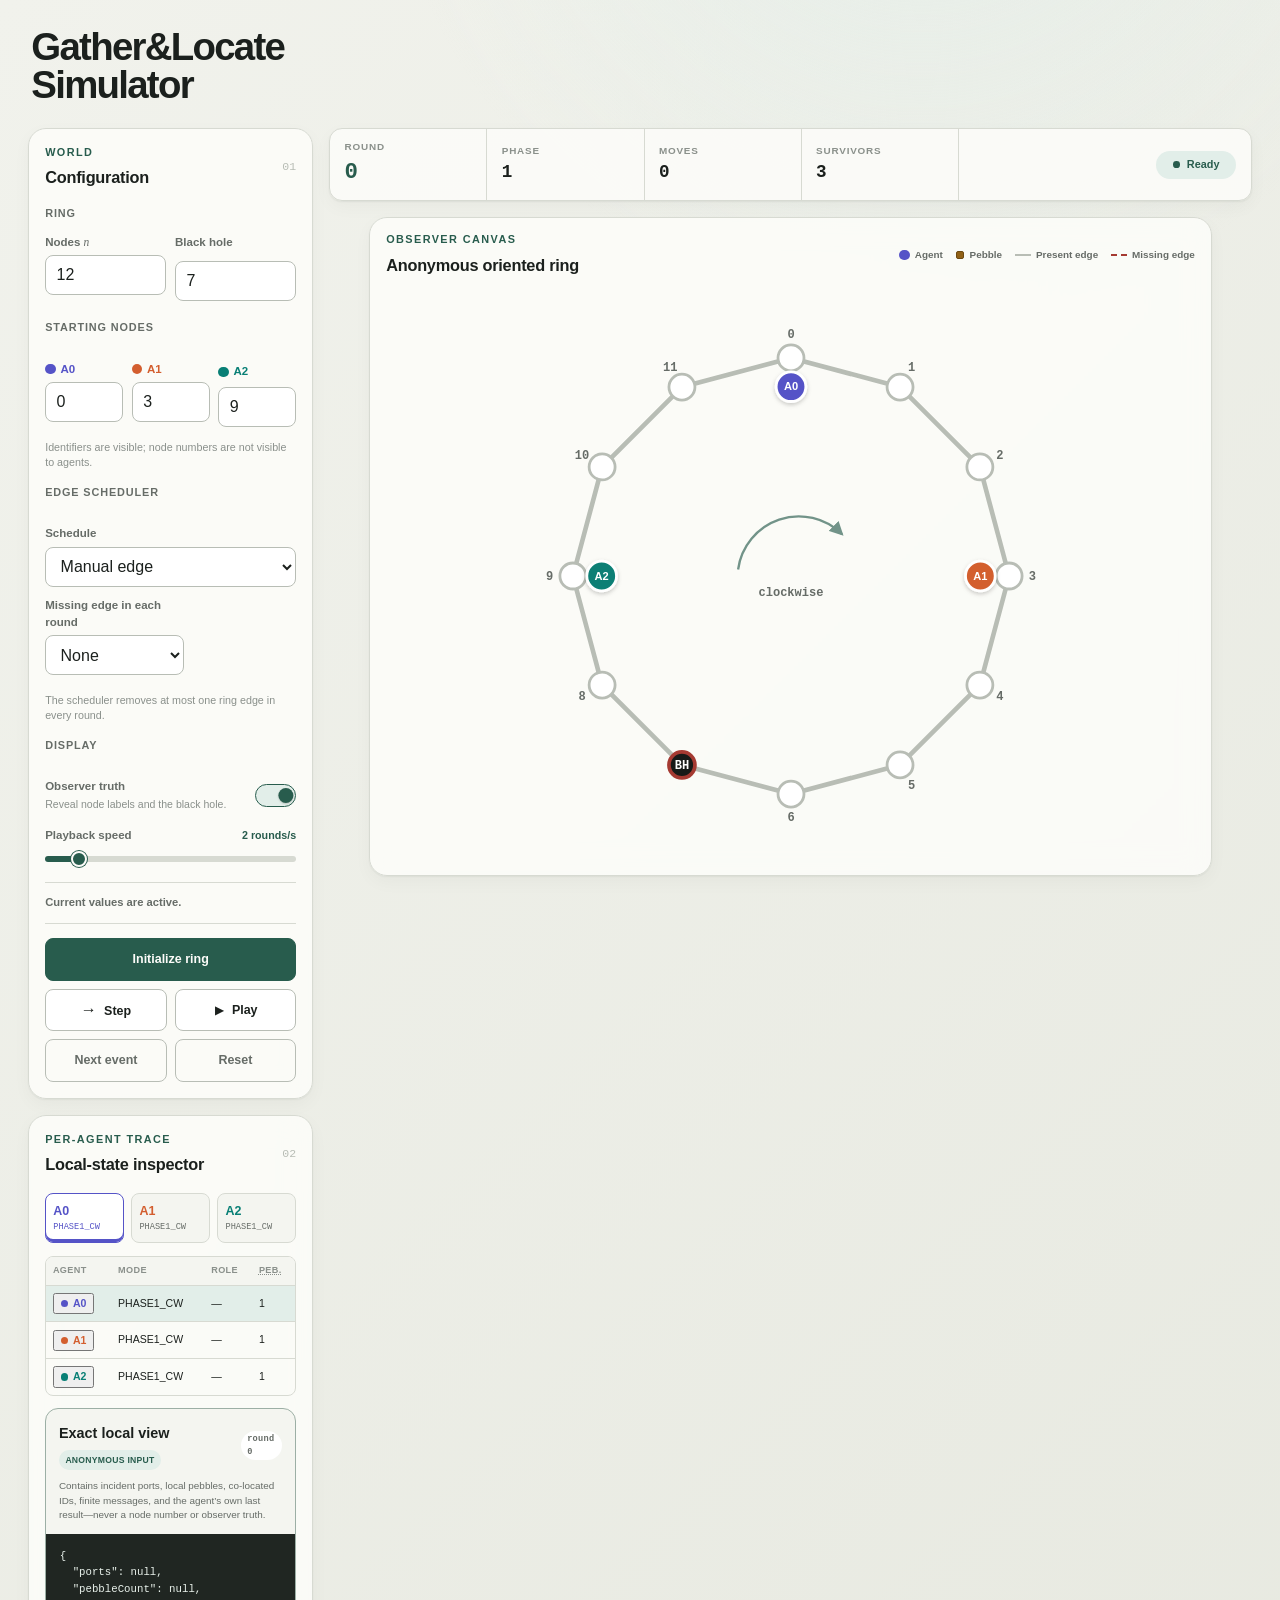
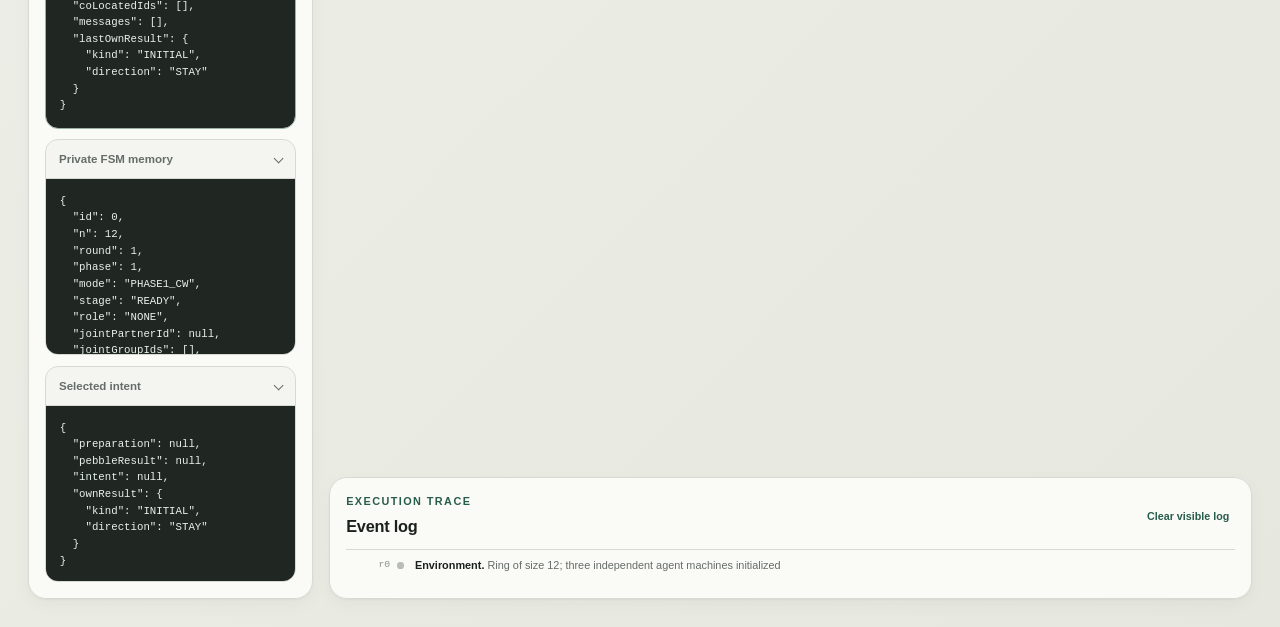
<file: index.html>
<!doctype html>
<html lang="en">
  <head>
    <meta charset="utf-8">
    <meta name="viewport" content="width=device-width, initial-scale=1">
    <meta name="color-scheme" content="light dark">
    <meta
      name="description"
      content="Interactive simulator for the Gather&amp;Locate black-hole-search algorithm."
    >
    <title>Gather&amp;Locate Simulator</title>
    <link rel="stylesheet" href="styles.css">
  </head>
  <body>
    <a class="skip-link" href="#simulation-stage">Skip to the simulation</a>

    <div class="app-shell">
      <header class="app-header">
        <div>
          <h1>Gather&amp;Locate Simulator</h1>
        </div>
      </header>

      <main class="workspace" id="simulation-stage">
        <aside class="panel configuration-panel" aria-labelledby="configuration-heading">
          <div class="panel-heading">
            <div>
              <p class="panel-kicker">World</p>
              <h2 id="configuration-heading">Configuration</h2>
            </div>
            <span class="panel-number" aria-hidden="true">01</span>
          </div>

          <form id="config-form" autocomplete="off" novalidate>
            <fieldset>
              <legend>Ring</legend>
              <div class="compact-fields compact-fields--two">
                <label class="field" for="ring-size">
                  <span>Nodes <i>n</i></span>
                  <input id="ring-size" name="ringSize" type="number" min="4" max="60" value="12" inputmode="numeric">
                </label>
                <label class="field" for="black-hole">
                  <span>Black hole</span>
                  <input id="black-hole" name="blackHole" type="number" min="0" max="11" value="7" inputmode="numeric">
                </label>
              </div>
            </fieldset>

            <fieldset>
              <legend>Starting nodes</legend>
              <div class="compact-fields compact-fields--three">
                <label class="field agent-field agent-field--0" for="agent-0-start">
                  <span><b class="agent-dot" aria-hidden="true"></b>A0</span>
                  <input id="agent-0-start" name="agent0Start" type="number" min="0" max="11" value="0" inputmode="numeric">
                </label>
                <label class="field agent-field agent-field--1" for="agent-1-start">
                  <span><b class="agent-dot" aria-hidden="true"></b>A1</span>
                  <input id="agent-1-start" name="agent1Start" type="number" min="0" max="11" value="3" inputmode="numeric">
                </label>
                <label class="field agent-field agent-field--2" for="agent-2-start">
                  <span><b class="agent-dot" aria-hidden="true"></b>A2</span>
                  <input id="agent-2-start" name="agent2Start" type="number" min="0" max="11" value="9" inputmode="numeric">
                </label>
              </div>
              <p class="field-hint">Identifiers are visible; node numbers are not visible to agents.</p>
            </fieldset>

            <fieldset>
              <legend>Edge scheduler</legend>
              <label class="field" for="scheduler-mode">
                <span>Schedule</span>
                <select id="scheduler-mode" name="schedulerMode">
                  <option value="manual">Manual edge</option>
                  <option value="pattern">Manual missing pattern</option>
                  <option value="click">Click ring edges</option>
                  <option value="random">Seeded random</option>
                  <option value="none">All edges present</option>
                </select>
              </label>

              <div class="scheduler-fields">
                <label class="field" for="manual-edge" id="manual-edge-field">
                  <span>Missing edge in each round</span>
                  <select id="manual-edge" name="manualEdge">
                    <option value="none">None</option>
                  </select>
                </label>
                <label class="field" for="random-seed" id="seed-field">
                  <span>Random seed</span>
                  <input id="random-seed" name="randomSeed" type="text" value="gl-2025" spellcheck="false">
                </label>
              </div>
              <label class="field scheduler-pattern-field" for="missing-pattern" id="pattern-field" hidden>
                <span>Missing-edge pattern</span>
                <textarea
                  id="missing-pattern"
                  name="missingPattern"
                  rows="5"
                  spellcheck="false"
                  placeholder="edge 1 absent from 5 to 12&#10;edge 3 absent from 20 to 40"
                ></textarea>
              </label>
              <p class="field-hint" id="scheduler-hint">
                The scheduler removes at most one ring edge in every round.
              </p>
            </fieldset>

            <fieldset>
              <legend>Display</legend>
              <label class="switch-row" for="observer-truth">
                <span>
                  <strong>Observer truth</strong>
                  <small>Reveal node labels and the black hole.</small>
                </span>
                <span class="switch">
                  <input id="observer-truth" name="observerTruth" type="checkbox" checked>
                  <span class="switch-track" aria-hidden="true"><span class="switch-thumb"></span></span>
                </span>
              </label>

              <label class="range-field" for="speed-range">
                <span>
                  <strong>Playback speed</strong>
                  <output id="speed-label" for="speed-range">2 rounds/s</output>
                </span>
                <input id="speed-range" name="speed" type="range" min="1" max="10" value="2" step="1">
              </label>
            </fieldset>

            <p class="configuration-state" id="configuration-state" aria-live="polite">
              Current values are active.
            </p>

            <div class="control-cluster" aria-label="Simulation controls">
              <button class="button button--primary button--wide" id="initialize-button" type="submit">
                Initialize ring
              </button>
              <button class="button" id="step-button" type="button">
                <span class="button-icon" aria-hidden="true">→</span>
                Step
              </button>
              <button class="button" id="play-button" type="button" aria-pressed="false">
                <span class="button-icon play-icon" aria-hidden="true">▶</span>
                <span id="play-button-label">Play</span>
              </button>
              <button class="button button--quiet" id="next-event-button" type="button" title="Advance until a protocol event occurs">
                Next event
              </button>
              <button class="button button--quiet" id="reset-button" type="reset">
                Reset
              </button>
            </div>
          </form>
        </aside>

        <section class="stage-column" aria-label="Ring execution">
          <section class="status-strip" aria-label="Execution status" aria-live="polite">
            <div class="metric metric--strong">
              <span>Round</span>
              <strong id="round-value">0</strong>
            </div>
            <div class="metric">
              <span>Phase</span>
              <strong id="phase-value">1</strong>
            </div>
            <div class="metric">
              <span>Moves</span>
              <strong id="moves-value">0</strong>
            </div>
            <div class="metric">
              <span>Survivors</span>
              <strong id="survivors-value">3</strong>
            </div>
            <div class="execution-result">
              <span class="result-badge result-badge--running" id="result-badge">Ready</span>
            </div>
          </section>

          <figure class="panel ring-panel">
            <div class="ring-toolbar">
              <div>
                <p class="panel-kicker">Observer canvas</p>
                <h2>Anonymous oriented ring</h2>
              </div>
              <div class="ring-legend" aria-label="Ring legend">
                <span><i class="legend-agent legend-agent--0" aria-hidden="true"></i>Agent</span>
                <span><i class="legend-pebble" aria-hidden="true"></i>Pebble</span>
                <span><i class="legend-edge" aria-hidden="true"></i>Present edge</span>
                <span><i class="legend-edge legend-edge--missing" aria-hidden="true"></i>Missing edge</span>
              </div>
            </div>

            <div class="ring-canvas">
              <svg
                id="ring-svg"
                class="ring-svg"
                viewBox="0 0 760 640"
                role="img"
                aria-labelledby="ring-title ring-description"
                preserveAspectRatio="xMidYMid meet"
              >
                <title id="ring-title">Current dynamic-ring configuration</title>
                <desc id="ring-description">
                  An observer visualization of the oriented ring, its agents, pebbles, black hole, and current missing edge.
                </desc>
                <defs>
                  <marker id="clockwise-arrow" viewBox="0 0 10 10" refX="8.5" refY="5" markerWidth="6" markerHeight="6" orient="auto-start-reverse">
                    <path d="M 0 0 L 10 5 L 0 10 z" class="arrow-marker"></path>
                  </marker>
                  <filter id="token-shadow" x="-50%" y="-50%" width="200%" height="200%">
                    <feDropShadow dx="0" dy="2" stdDeviation="2.5" flood-opacity=".2"></feDropShadow>
                  </filter>
                </defs>
                <g id="edge-layer" class="edge-layer"></g>
                <g id="orientation-layer" class="orientation-layer"></g>
                <g id="node-layer" class="node-layer"></g>
                <g id="pebble-layer" class="pebble-layer"></g>
                <g id="agent-layer" class="agent-layer"></g>
                <text id="ring-empty-state" class="ring-empty-state" x="380" y="320" text-anchor="middle">
                  Reset the simulation to draw the ring
                </text>
              </svg>
            </div>

          </figure>
        </section>

        <aside class="panel inspector-panel" aria-labelledby="inspector-heading">
          <div class="panel-heading">
            <div>
              <p class="panel-kicker">Per-agent trace</p>
              <h2 id="inspector-heading">Local-state inspector</h2>
            </div>
            <span class="panel-number" aria-hidden="true">02</span>
          </div>

          <div class="agent-tabs" role="tablist" aria-label="Select an agent">
            <button class="agent-tab agent-tab--0 is-selected" id="agent-tab-0" type="button" role="tab" aria-selected="true" aria-controls="agent-inspector" data-agent-id="0">
              <span>A0</span><small id="agent-tab-state-0">PHASE1_CW</small>
            </button>
            <button class="agent-tab agent-tab--1" id="agent-tab-1" type="button" role="tab" aria-selected="false" aria-controls="agent-inspector" data-agent-id="1" tabindex="-1">
              <span>A1</span><small id="agent-tab-state-1">PHASE1_CW</small>
            </button>
            <button class="agent-tab agent-tab--2" id="agent-tab-2" type="button" role="tab" aria-selected="false" aria-controls="agent-inspector" data-agent-id="2" tabindex="-1">
              <span>A2</span><small id="agent-tab-state-2">PHASE1_CW</small>
            </button>
          </div>

          <div class="table-scroll">
            <table class="agent-table">
              <caption class="sr-only">Current state of every agent</caption>
              <thead>
                <tr>
                  <th scope="col">Agent</th>
                  <th scope="col">Mode</th>
                  <th scope="col">Role</th>
                  <th scope="col"><abbr title="Carried pebbles">Peb.</abbr></th>
                </tr>
              </thead>
              <tbody id="agent-table-body">
                <tr data-agent-id="0" aria-selected="true"><th scope="row"><span class="table-agent table-agent--0">A0</span></th><td>PHASE1_CW</td><td>—</td><td>1</td></tr>
                <tr data-agent-id="1"><th scope="row"><span class="table-agent table-agent--1">A1</span></th><td>PHASE1_CW</td><td>—</td><td>1</td></tr>
                <tr data-agent-id="2"><th scope="row"><span class="table-agent table-agent--2">A2</span></th><td>PHASE1_CW</td><td>—</td><td>1</td></tr>
              </tbody>
            </table>
          </div>

          <div id="agent-inspector" class="inspector-stack" role="tabpanel" aria-labelledby="agent-tab-0">
            <section class="inspect-card inspect-card--local">
              <div class="inspect-card-heading">
                <div>
                  <h3>Exact local view</h3>
                  <span class="privacy-label">Anonymous input</span>
                </div>
                <span id="local-view-round" class="round-chip">round 0</span>
              </div>
              <p class="capability-note">
                Contains incident ports, local pebbles, co-located IDs, finite messages, and the agent’s own last result—never a node number or observer truth.
              </p>
              <pre id="local-view-json" class="code-block" tabindex="0" aria-label="Selected agent local view">{
  "ports": {
    "clockwise": true,
    "counterClockwise": true
  },
  "pebbleCount": 0,
  "coLocatedIds": [0],
  "messages": [],
  "lastOwnResult": {
    "kind": "INITIAL",
    "direction": "STAY"
  }
}</pre>
            </section>

            <details class="inspect-card" open>
              <summary>
                <span>Private FSM memory</span>
                <span class="disclosure-icon" aria-hidden="true"></span>
              </summary>
              <pre id="agent-memory-json" class="code-block code-block--compact" tabindex="0" aria-label="Selected agent private memory">{
  "mode": "PHASE1_CW",
  "stage": "READY",
  "round": 0
}</pre>
            </details>

            <details class="inspect-card" open>
              <summary>
                <span>Selected intent</span>
                <span class="disclosure-icon" aria-hidden="true"></span>
              </summary>
              <pre id="agent-action-json" class="code-block code-block--compact" tabindex="0" aria-label="Selected agent action">{
  "action": "STAY",
  "pebbleOperation": "NONE"
}</pre>
            </details>
          </div>
        </aside>

        <section class="panel log-panel" aria-labelledby="log-heading">
          <div class="log-heading-row">
            <div>
              <p class="panel-kicker">Execution trace</p>
              <h2 id="log-heading">Event log</h2>
            </div>
            <button class="text-button" id="clear-log-button" type="button">Clear visible log</button>
          </div>
          <ol id="event-log" class="event-log" aria-live="polite" aria-relevant="additions">
            <li class="event event--system">
              <span class="event-round">r0</span>
              <span class="event-mark" aria-hidden="true"></span>
              <p><strong>Simulator ready.</strong> Choose a schedule, then step or play the execution.</p>
            </li>
          </ol>
        </section>
      </main>

    </div>

    <div id="live-announcer" class="sr-only" aria-live="assertive" aria-atomic="true"></div>

    <script defer src="src/protocol.js"></script>
    <script defer src="src/gl-agent.js"></script>
    <script defer src="src/schedulers.js"></script>
    <script defer src="src/kernel.js"></script>
    <script defer src="src/scenarios.js"></script>
    <script defer src="src/ui.js"></script>
  </body>
</html>
</file>
<file: styles.css>
:root {
  color-scheme: light dark;
  --canvas: #f1f2ec;
  --canvas-accent: #e6e8df;
  --surface: rgba(252, 252, 249, 0.9);
  --surface-solid: #fcfcf9;
  --surface-muted: #f4f5f0;
  --surface-raised: #ffffff;
  --ink: #1b201d;
  --ink-muted: #666c67;
  --ink-faint: #8a908b;
  --line: #d7dad2;
  --line-strong: #b8bdb5;
  --accent: #285c4d;
  --accent-bright: #397c68;
  --accent-wash: #e2eee9;
  --danger: #a53a32;
  --danger-wash: #f6e4e0;
  --warning: #916116;
  --warning-wash: #f5ead1;
  --success: #246b50;
  --success-wash: #deeee7;
  --agent-0: #5553c7;
  --agent-0-wash: #e8e7fa;
  --agent-1: #d35e2f;
  --agent-1-wash: #fae8df;
  --agent-2: #087f75;
  --agent-2-wash: #def1ee;
  --code-bg: #202622;
  --code-ink: #e9f2ec;
  --shadow-sm: 0 1px 2px rgba(22, 31, 25, 0.06), 0 6px 18px rgba(22, 31, 25, 0.035);
  --shadow-lg: 0 18px 50px rgba(22, 31, 25, 0.08);
  --radius-sm: 8px;
  --radius-md: 13px;
  --radius-lg: 18px;
  --control-height: 2.5rem;
  --focus: 0 0 0 3px rgba(57, 124, 104, 0.26);
  --font-sans: Inter, ui-sans-serif, -apple-system, BlinkMacSystemFont, "Segoe UI", sans-serif;
  --font-mono: "SFMono-Regular", Consolas, "Liberation Mono", monospace;
}

@media (prefers-color-scheme: dark) {
  :root {
    --canvas: #151a17;
    --canvas-accent: #1b211d;
    --surface: rgba(29, 35, 31, 0.92);
    --surface-solid: #1d231f;
    --surface-muted: #252c27;
    --surface-raised: #242b26;
    --ink: #eef2ed;
    --ink-muted: #b0b7b1;
    --ink-faint: #838b85;
    --line: #343d36;
    --line-strong: #4a554d;
    --accent: #75b9a1;
    --accent-bright: #8bcbb5;
    --accent-wash: #243c34;
    --danger: #f08a80;
    --danger-wash: #492825;
    --warning: #e5b760;
    --warning-wash: #44371f;
    --success: #75c7a5;
    --success-wash: #243e33;
    --agent-0: #9692ff;
    --agent-0-wash: #34325b;
    --agent-1: #ff966a;
    --agent-1-wash: #543328;
    --agent-2: #5fd3c6;
    --agent-2-wash: #234841;
    --code-bg: #101411;
    --code-ink: #e5eee8;
    --shadow-sm: 0 1px 2px rgba(0, 0, 0, 0.22), 0 7px 20px rgba(0, 0, 0, 0.12);
    --shadow-lg: 0 18px 50px rgba(0, 0, 0, 0.22);
  }
}

* {
  box-sizing: border-box;
}

html {
  min-width: 320px;
  background: var(--canvas);
  font-family: var(--font-sans);
  color: var(--ink);
  line-height: 1.45;
}

body {
  min-height: 100vh;
  margin: 0;
  background:
    radial-gradient(circle at 72% -10%, color-mix(in srgb, var(--accent-wash) 72%, transparent), transparent 34rem),
    linear-gradient(135deg, var(--canvas), var(--canvas-accent));
}

button,
input,
select,
textarea {
  font: inherit;
}

button,
select,
input[type="checkbox"],
input[type="range"] {
  cursor: pointer;
}

button:disabled,
input:disabled,
select:disabled,
textarea:disabled {
  cursor: not-allowed;
  opacity: 0.55;
}

button:focus-visible,
input:focus-visible,
select:focus-visible,
textarea:focus-visible,
summary:focus-visible,
[tabindex]:focus-visible {
  outline: none;
  box-shadow: var(--focus);
}

h1,
h2,
h3,
p {
  margin-top: 0;
}

h1 {
  max-width: 16ch;
  margin-bottom: 0.3rem;
  font-size: clamp(2rem, 3vw, 3.15rem);
  font-weight: 720;
  letter-spacing: -0.045em;
  line-height: 0.98;
}

h2 {
  margin-bottom: 0;
  font-size: 1.02rem;
  font-weight: 700;
  letter-spacing: -0.015em;
}

h3 {
  margin-bottom: 0;
  font-size: 0.9rem;
}

.skip-link {
  position: fixed;
  z-index: 1000;
  top: 0.65rem;
  left: 0.65rem;
  padding: 0.55rem 0.8rem;
  border-radius: var(--radius-sm);
  color: var(--surface-solid);
  background: var(--ink);
  transform: translateY(-150%);
}

.skip-link:focus {
  transform: translateY(0);
}

.app-shell {
  width: min(100%, 1920px);
  margin-inline: auto;
  padding: clamp(1rem, 2.2vw, 2.4rem);
}

.app-header {
  display: flex;
  align-items: flex-end;
  justify-content: space-between;
  gap: 2rem;
  margin-bottom: 1.25rem;
  padding-inline: 0.2rem;
}

.eyebrow,
.panel-kicker {
  margin-bottom: 0.35rem;
  color: var(--accent);
  font-size: 0.68rem;
  font-weight: 800;
  letter-spacing: 0.13em;
  text-transform: uppercase;
}

.app-subtitle {
  margin-bottom: 0;
  color: var(--ink-muted);
  font-size: 0.92rem;
}

.workspace {
  display: grid;
  grid-template-columns: minmax(250px, 290px) minmax(500px, 1fr) minmax(320px, 380px);
  grid-template-areas:
    "config stage inspector"
    "log log inspector";
  gap: 1rem;
  align-items: start;
}

.panel {
  border: 1px solid var(--line);
  border-radius: var(--radius-lg);
  background: var(--surface);
  box-shadow: var(--shadow-sm);
  backdrop-filter: blur(14px);
}

.configuration-panel {
  grid-area: config;
  padding: 1rem;
}

.stage-column {
  grid-area: stage;
  min-width: 0;
}

.inspector-panel {
  position: sticky;
  top: 1rem;
  grid-area: inspector;
  min-width: 0;
  max-height: calc(100vh - 2rem);
  overflow: auto;
  padding: 1rem;
  scrollbar-width: thin;
}

.log-panel {
  grid-area: log;
  min-width: 0;
  padding: 1rem;
}

.panel-heading,
.log-heading-row,
.ring-toolbar,
.inspect-card-heading {
  display: flex;
  align-items: flex-start;
  justify-content: space-between;
  gap: 1rem;
}

.panel-heading {
  align-items: center;
  margin-bottom: 1rem;
}

.panel-number {
  color: var(--line-strong);
  font-family: var(--font-mono);
  font-size: 0.72rem;
}

fieldset {
  min-width: 0;
  margin: 0;
  padding: 0.9rem 0;
  border: 0;
  border-top: 1px solid var(--line);
}

fieldset:first-of-type {
  padding-top: 0.1rem;
  border-top: 0;
}

legend {
  width: 100%;
  margin-bottom: 0.65rem;
  padding: 0;
  color: var(--ink-muted);
  font-size: 0.68rem;
  font-weight: 750;
  letter-spacing: 0.08em;
  text-transform: uppercase;
}

.compact-fields {
  display: grid;
  gap: 0.55rem;
}

.compact-fields--two {
  grid-template-columns: repeat(2, minmax(0, 1fr));
}

.compact-fields--three {
  grid-template-columns: repeat(3, minmax(0, 1fr));
}

.field {
  display: grid;
  gap: 0.3rem;
  min-width: 0;
  margin-bottom: 0.65rem;
}

.field:last-child {
  margin-bottom: 0;
}

.field > span,
.range-field > span,
.switch-row strong {
  color: var(--ink-muted);
  font-size: 0.72rem;
  font-style: normal;
  font-weight: 700;
}

.field i,
.app-footer i {
  font-family: Georgia, serif;
  font-weight: 400;
}

input[type="number"],
input[type="text"],
select,
textarea {
  width: 100%;
  height: var(--control-height);
  min-width: 0;
  padding: 0 0.65rem;
  border: 1px solid var(--line-strong);
  border-radius: var(--radius-sm);
  color: var(--ink);
  background-color: var(--surface-raised);
  transition: border-color 140ms ease, box-shadow 140ms ease;
}

input[type="number"]:hover,
input[type="text"]:hover,
select:hover,
textarea:hover {
  border-color: var(--accent);
}

textarea {
  min-height: 7rem;
  padding: 0.6rem 0.65rem;
  resize: vertical;
  font-family: var(--font-mono);
  font-size: 0.72rem;
  line-height: 1.5;
}

[hidden] {
  display: none !important;
}

.agent-field > span {
  display: inline-flex;
  align-items: center;
  gap: 0.3rem;
}

.agent-dot,
.legend-agent {
  display: inline-block;
  width: 0.65rem;
  height: 0.65rem;
  border-radius: 50%;
  background: currentColor;
}

.agent-field--0 > span { color: var(--agent-0); }
.agent-field--1 > span { color: var(--agent-1); }
.agent-field--2 > span { color: var(--agent-2); }

.field-hint {
  margin: 0.45rem 0 0;
  color: var(--ink-faint);
  font-size: 0.67rem;
  line-height: 1.42;
}

.configuration-state {
  margin: 0;
  padding: 0.7rem 0 0.8rem;
  border-top: 1px solid var(--line);
  color: var(--ink-muted);
  font-size: 0.7rem;
  font-weight: 650;
}

.scheduler-fields {
  display: grid;
  gap: 0.55rem;
  grid-template-columns: 1.35fr 1fr;
}

.switch-row {
  display: flex;
  align-items: center;
  justify-content: space-between;
  gap: 1rem;
}

.switch-row > span:first-child {
  display: grid;
  gap: 0.15rem;
}

.switch-row small {
  color: var(--ink-faint);
  font-size: 0.66rem;
}

.switch {
  position: relative;
  flex: 0 0 auto;
  width: 2.55rem;
  height: 1.45rem;
}

.switch input {
  position: absolute;
  inset: 0;
  z-index: 2;
  width: 100%;
  height: 100%;
  margin: 0;
  opacity: 0;
}

.switch-track {
  position: absolute;
  inset: 0;
  border: 1px solid var(--line-strong);
  border-radius: 999px;
  background: var(--surface-muted);
  transition: background-color 160ms ease, border-color 160ms ease;
}

.switch-thumb {
  position: absolute;
  top: 0.18rem;
  left: 0.2rem;
  width: 0.95rem;
  height: 0.95rem;
  border-radius: 50%;
  background: var(--ink-faint);
  box-shadow: 0 1px 2px rgba(0, 0, 0, 0.18);
  transition: transform 160ms ease, background-color 160ms ease;
}

.switch input:checked + .switch-track {
  border-color: var(--accent);
  background: var(--accent-wash);
}

.switch input:checked + .switch-track .switch-thumb {
  background: var(--accent);
  transform: translateX(1.15rem);
}

.switch input:focus-visible + .switch-track {
  box-shadow: var(--focus);
}

.range-field {
  display: grid;
  gap: 0.45rem;
  margin-top: 0.9rem;
}

.range-field > span {
  display: flex;
  align-items: center;
  justify-content: space-between;
  gap: 0.75rem;
}

.range-field output {
  color: var(--accent);
  font-size: 0.67rem;
  font-weight: 750;
}

input[type="range"] {
  width: 100%;
  height: 0.32rem;
  margin: 0.35rem 0;
  border-radius: 999px;
  appearance: none;
  background: linear-gradient(90deg, var(--accent) 12%, var(--line) 12%);
}

input[type="range"]::-webkit-slider-thumb {
  width: 1rem;
  height: 1rem;
  border: 2px solid var(--surface-solid);
  border-radius: 50%;
  appearance: none;
  background: var(--accent);
  box-shadow: 0 0 0 1px var(--accent);
}

input[type="range"]::-moz-range-thumb {
  width: 0.8rem;
  height: 0.8rem;
  border: 2px solid var(--surface-solid);
  border-radius: 50%;
  background: var(--accent);
  box-shadow: 0 0 0 1px var(--accent);
}

.control-cluster {
  display: grid;
  grid-template-columns: repeat(2, minmax(0, 1fr));
  gap: 0.5rem;
  padding-top: 0.9rem;
  border-top: 1px solid var(--line);
}

.button {
  min-height: 2.65rem;
  padding: 0.55rem 0.8rem;
  border: 1px solid var(--line-strong);
  border-radius: var(--radius-sm);
  color: var(--ink);
  background: var(--surface-raised);
  font-size: 0.78rem;
  font-weight: 750;
  transition: transform 120ms ease, border-color 120ms ease, background-color 120ms ease;
}

.button:hover:not(:disabled) {
  border-color: var(--accent);
  transform: translateY(-1px);
}

.button:active:not(:disabled) {
  transform: translateY(0);
}

.button--primary {
  border-color: var(--accent);
  color: var(--surface-solid);
  background: var(--accent);
}

.button--primary:hover:not(:disabled) {
  color: var(--surface-solid);
  background: var(--accent-bright);
}

.button--quiet {
  color: var(--ink-muted);
  background: transparent;
}

.button--wide {
  grid-column: 1 / -1;
}

.button-icon {
  display: inline-block;
  min-width: 1em;
  margin-right: 0.25rem;
  font-size: 1rem;
}

.play-icon {
  font-size: 0.7rem;
}

.status-strip {
  display: grid;
  grid-template-columns: repeat(4, minmax(70px, 0.7fr)) minmax(120px, 1.3fr);
  min-height: 4.4rem;
  margin-bottom: 0.75rem;
  border: 1px solid var(--line);
  border-radius: var(--radius-md);
  background: var(--surface);
  box-shadow: var(--shadow-sm);
}

.metric {
  display: flex;
  flex-direction: column;
  justify-content: center;
  gap: 0.1rem;
  padding: 0.7rem 0.9rem;
  border-right: 1px solid var(--line);
}

.metric span {
  color: var(--ink-faint);
  font-size: 0.62rem;
  font-weight: 760;
  letter-spacing: 0.08em;
  text-transform: uppercase;
}

.metric strong {
  font-family: var(--font-mono);
  font-size: 1.1rem;
  font-weight: 650;
}

.metric--strong strong {
  color: var(--accent);
  font-size: 1.4rem;
}

.execution-result {
  display: flex;
  align-items: center;
  justify-content: flex-end;
  min-width: 0;
  padding: 0.65rem 0.9rem;
}

.result-badge {
  display: inline-flex;
  align-items: center;
  justify-content: center;
  min-width: 5rem;
  max-width: 100%;
  min-height: 1.75rem;
  padding: 0.24rem 0.7rem;
  overflow: hidden;
  border-radius: 999px;
  color: var(--ink-muted);
  background: var(--surface-muted);
  font-size: 0.68rem;
  font-weight: 800;
  text-overflow: ellipsis;
  white-space: nowrap;
}

.result-badge::before {
  width: 0.42rem;
  height: 0.42rem;
  margin-right: 0.42rem;
  border-radius: 50%;
  background: currentColor;
  content: "";
}

.result-badge--running { color: var(--accent); background: var(--accent-wash); }
.result-badge--success { color: var(--success); background: var(--success-wash); }
.result-badge--failure { color: var(--danger); background: var(--danger-wash); }
.result-badge--paused { color: var(--warning); background: var(--warning-wash); }

.ring-panel {
  overflow: hidden;
}

.ring-toolbar {
  align-items: center;
  padding: 0.9rem 1rem 0;
}

.ring-legend {
  display: flex;
  flex-wrap: wrap;
  justify-content: flex-end;
  gap: 0.45rem 0.8rem;
}

.ring-legend span {
  display: inline-flex;
  align-items: center;
  gap: 0.32rem;
  color: var(--ink-muted);
  font-size: 0.62rem;
  font-weight: 650;
  white-space: nowrap;
}

.legend-agent--0 { color: var(--agent-0); }

.legend-pebble {
  width: 0.55rem;
  height: 0.55rem;
  border: 1px solid color-mix(in srgb, var(--warning) 75%, #000);
  border-radius: 2px;
  background: var(--warning);
}

.legend-edge {
  width: 1rem;
  border-top: 2px solid var(--line-strong);
}

.legend-edge--missing {
  border-color: var(--danger);
  border-top-style: dashed;
}

.ring-canvas {
  position: relative;
  display: grid;
  place-items: center;
  width: 100%;
  min-height: 480px;
  padding: 0.1rem 0.5rem;
}

.ring-svg {
  display: block;
  width: min(100%, 760px);
  max-height: min(66vh, 680px);
  overflow: visible;
}

.ring-panel figcaption {
  margin: 0;
  padding: 0.65rem 1rem 0.8rem;
  border-top: 1px solid var(--line);
  color: var(--ink-faint);
  font-size: 0.65rem;
  line-height: 1.45;
}

/* SVG primitives created by ui.js. */
.ring-edge,
.edge-line {
  fill: none;
  stroke: var(--line-strong);
  stroke-linecap: round;
  stroke-width: 5;
  transition: opacity 160ms ease, stroke 160ms ease;
}

.ring-edge.is-missing,
.edge-line.is-missing,
.missing-edge {
  stroke: var(--danger);
  stroke-dasharray: 9 10;
  opacity: 0.62;
}

.ring-edge-hit {
  fill: none;
  stroke: transparent;
  stroke-linecap: round;
  stroke-width: 24;
  cursor: pointer;
  pointer-events: stroke;
}

.ring-edge-hit:hover,
.ring-edge-hit:focus-visible {
  stroke: color-mix(in srgb, var(--accent) 18%, transparent);
}

.arrow-marker {
  fill: var(--accent);
}

.orientation-arrow {
  fill: none;
  stroke: var(--accent);
  stroke-width: 2.5;
  opacity: 0.65;
}

.ring-node,
.node-disc {
  fill: var(--surface-raised);
  stroke: var(--line-strong);
  stroke-width: 3;
}

.ring-node.is-black-hole,
.node-disc.is-black-hole,
.black-hole-node {
  fill: #171a18;
  stroke: var(--danger);
  stroke-width: 4;
}

.ring-node-label,
.node-label {
  fill: var(--ink-muted);
  font-family: var(--font-mono);
  font-size: 13px;
  font-weight: 700;
  text-anchor: middle;
  user-select: none;
}

.is-black-hole + .ring-node-label,
.black-hole-label {
  fill: #fff;
}

.agent-token,
.agent-disc {
  stroke: var(--surface-raised);
  stroke-width: 3;
  filter: url(#token-shadow);
}

.agent-token.agent-0,
.agent-disc.agent-0,
.agent-0 .agent-token { fill: var(--agent-0); }
.agent-token.agent-1,
.agent-disc.agent-1,
.agent-1 .agent-token { fill: var(--agent-1); }
.agent-token.agent-2,
.agent-disc.agent-2,
.agent-2 .agent-token { fill: var(--agent-2); }

.agent-token.is-destroyed,
.agent-disc.is-destroyed {
  fill: var(--danger);
  opacity: 0.3;
}

.agent-label {
  fill: #fff;
  font-family: var(--font-sans);
  font-size: 12px;
  font-weight: 850;
  pointer-events: none;
  text-anchor: middle;
}

.role-label {
  fill: var(--ink-muted);
  font-family: var(--font-mono);
  font-size: 10px;
  font-weight: 700;
  text-anchor: middle;
}

.pebble-token,
.pebble-disc {
  fill: var(--warning);
  stroke: color-mix(in srgb, var(--warning) 65%, #000);
  stroke-width: 1.5;
}

.ring-empty-state {
  fill: var(--ink-faint);
  font-size: 14px;
}

.agent-tabs {
  display: grid;
  grid-template-columns: repeat(3, minmax(0, 1fr));
  gap: 0.45rem;
  margin-bottom: 0.8rem;
}

.agent-tab {
  display: grid;
  gap: 0.08rem;
  min-width: 0;
  min-height: 3.15rem;
  padding: 0.5rem 0.45rem;
  border: 1px solid var(--line);
  border-radius: var(--radius-sm);
  color: var(--ink-muted);
  background: var(--surface-muted);
  text-align: left;
}

.agent-tab span {
  font-size: 0.78rem;
  font-weight: 850;
}

.agent-tab small {
  overflow: hidden;
  font-family: var(--font-mono);
  font-size: 0.54rem;
  text-overflow: ellipsis;
  white-space: nowrap;
}

.agent-tab--0 span { color: var(--agent-0); }
.agent-tab--1 span { color: var(--agent-1); }
.agent-tab--2 span { color: var(--agent-2); }

.agent-tab.is-selected,
.agent-tab[aria-selected="true"] {
  border-color: currentColor;
  background: var(--surface-raised);
  box-shadow: inset 0 -3px currentColor;
}

.agent-tab--0.is-selected,
.agent-tab--0[aria-selected="true"] { color: var(--agent-0); }
.agent-tab--1.is-selected,
.agent-tab--1[aria-selected="true"] { color: var(--agent-1); }
.agent-tab--2.is-selected,
.agent-tab--2[aria-selected="true"] { color: var(--agent-2); }

.table-scroll {
  overflow-x: auto;
  margin-bottom: 0.8rem;
  border: 1px solid var(--line);
  border-radius: var(--radius-sm);
}

.agent-table {
  width: 100%;
  border-collapse: collapse;
  font-size: 0.66rem;
  text-align: left;
}

.agent-table th,
.agent-table td {
  max-width: 8rem;
  padding: 0.45rem 0.42rem;
  overflow: hidden;
  border-bottom: 1px solid var(--line);
  text-overflow: ellipsis;
  white-space: nowrap;
}

.agent-table thead th {
  color: var(--ink-faint);
  background: var(--surface-muted);
  font-size: 0.57rem;
  letter-spacing: 0.04em;
  text-transform: uppercase;
}

.agent-table tbody tr:last-child > * {
  border-bottom: 0;
}

.agent-table tbody tr {
  cursor: pointer;
}

.agent-table tbody tr:hover,
.agent-table tbody tr[aria-selected="true"] {
  background: var(--accent-wash);
}

.table-agent {
  display: inline-flex;
  align-items: center;
  gap: 0.3rem;
}

.table-agent::before {
  width: 0.45rem;
  height: 0.45rem;
  border-radius: 50%;
  background: currentColor;
  content: "";
}

.table-agent--0 { color: var(--agent-0); }
.table-agent--1 { color: var(--agent-1); }
.table-agent--2 { color: var(--agent-2); }

.inspector-stack {
  display: grid;
  gap: 0.65rem;
}

.inspect-card {
  overflow: hidden;
  margin: 0;
  border: 1px solid var(--line);
  border-radius: var(--radius-md);
  background: var(--surface-muted);
}

.inspect-card--local {
  padding-top: 0.8rem;
  border-color: color-mix(in srgb, var(--accent) 34%, var(--line));
}

.inspect-card-heading {
  align-items: center;
  padding: 0 0.8rem;
}

.inspect-card-heading > div {
  display: flex;
  align-items: center;
  flex-wrap: wrap;
  gap: 0.4rem;
}

.privacy-label,
.round-chip {
  display: inline-flex;
  align-items: center;
  min-height: 1.25rem;
  padding: 0.12rem 0.4rem;
  border-radius: 999px;
  color: var(--accent);
  background: var(--accent-wash);
  font-size: 0.54rem;
  font-weight: 800;
  letter-spacing: 0.03em;
  text-transform: uppercase;
}

.round-chip {
  color: var(--ink-muted);
  background: var(--surface-raised);
  font-family: var(--font-mono);
  text-transform: none;
}

.capability-note {
  margin: 0.6rem 0.8rem 0.7rem;
  color: var(--ink-muted);
  font-size: 0.62rem;
  line-height: 1.48;
}

.inspect-card summary {
  display: flex;
  align-items: center;
  justify-content: space-between;
  min-height: 2.4rem;
  padding: 0.55rem 0.8rem;
  cursor: pointer;
  color: var(--ink-muted);
  font-size: 0.72rem;
  font-weight: 750;
  list-style: none;
}

.inspect-card summary::-webkit-details-marker {
  display: none;
}

.disclosure-icon {
  width: 0.45rem;
  height: 0.45rem;
  border-right: 1.5px solid currentColor;
  border-bottom: 1.5px solid currentColor;
  transform: rotate(45deg);
  transition: transform 150ms ease;
}

.inspect-card:not([open]) .disclosure-icon {
  transform: rotate(-45deg);
}

.code-block {
  max-height: 17rem;
  margin: 0;
  padding: 0.85rem;
  overflow: auto;
  border-radius: 0 0 calc(var(--radius-md) - 1px) calc(var(--radius-md) - 1px);
  color: var(--code-ink);
  background: var(--code-bg);
  font-family: var(--font-mono);
  font-size: 0.67rem;
  line-height: 1.55;
  scrollbar-color: var(--line-strong) transparent;
  tab-size: 2;
  white-space: pre-wrap;
  word-break: break-word;
}

.code-block--compact {
  max-height: 11rem;
  border-radius: 0;
  border-top: 1px solid var(--line);
}

.log-heading-row {
  align-items: center;
  margin-bottom: 0.65rem;
}

.text-button {
  padding: 0.35rem;
  border: 0;
  color: var(--accent);
  background: transparent;
  font-size: 0.67rem;
  font-weight: 750;
}

.text-button:hover {
  text-decoration: underline;
}

.event-log {
  display: grid;
  max-height: 16rem;
  margin: 0;
  padding: 0;
  overflow: auto;
  list-style: none;
  scrollbar-width: thin;
}

.event {
  display: grid;
  grid-template-columns: 2.5rem 0.65rem 1fr;
  gap: 0.45rem;
  align-items: start;
  min-width: 0;
  padding: 0.5rem 0.25rem;
  border-top: 1px solid var(--line);
}

.event-round {
  color: var(--ink-faint);
  font-family: var(--font-mono);
  font-size: 0.61rem;
  text-align: right;
}

.event-mark {
  width: 0.42rem;
  height: 0.42rem;
  margin-top: 0.25rem;
  border-radius: 50%;
  background: var(--line-strong);
}

.event p {
  margin: 0;
  color: var(--ink-muted);
  font-size: 0.68rem;
}

.event strong {
  color: var(--ink);
}

.event--agent-0 .event-mark { background: var(--agent-0); }
.event--agent-1 .event-mark { background: var(--agent-1); }
.event--agent-2 .event-mark { background: var(--agent-2); }
.event--warning .event-mark { background: var(--warning); }
.event--danger .event-mark { background: var(--danger); }
.event--success .event-mark { background: var(--success); }

.app-footer {
  display: flex;
  justify-content: space-between;
  gap: 1rem;
  margin-top: 1rem;
  padding: 0.2rem 0.4rem;
  color: var(--ink-faint);
  font-size: 0.64rem;
}

.app-footer p {
  margin: 0;
}

.sr-only {
  position: absolute !important;
  width: 1px !important;
  height: 1px !important;
  margin: -1px !important;
  padding: 0 !important;
  overflow: hidden !important;
  clip: rect(0, 0, 0, 0) !important;
  white-space: nowrap !important;
  border: 0 !important;
}

[hidden] {
  display: none !important;
}

@media (max-width: 1360px) {
  .workspace {
    grid-template-columns: minmax(250px, 285px) minmax(470px, 1fr);
    grid-template-areas:
      "config stage"
      "inspector stage"
      "inspector log";
  }

  .inspector-panel {
    position: static;
    max-height: none;
  }

  .ring-canvas {
    min-height: 520px;
  }
}

@media (max-width: 880px) {
  .app-header {
    align-items: flex-start;
    flex-direction: column;
    gap: 0.9rem;
  }

  .workspace {
    grid-template-columns: minmax(0, 1fr);
    grid-template-areas:
      "config"
      "stage"
      "inspector"
      "log";
  }

  .configuration-panel form {
    display: grid;
    grid-template-columns: repeat(2, minmax(0, 1fr));
    gap: 0 1.2rem;
  }

  .configuration-panel fieldset {
    border-top: 1px solid var(--line);
  }

  .control-cluster {
    align-self: end;
  }

  .ring-svg {
    max-height: 70vh;
  }
}

@media (max-width: 600px) {
  .app-shell {
    padding: 0.7rem;
  }

  .app-header {
    margin-bottom: 0.85rem;
    padding: 0.4rem;
  }

  .workspace {
    gap: 0.7rem;
  }

  .configuration-panel form {
    display: block;
  }

  .status-strip {
    grid-template-columns: repeat(4, 1fr);
  }

  .metric {
    padding: 0.55rem;
  }

  .execution-result {
    grid-column: 1 / -1;
    justify-content: center;
    border-top: 1px solid var(--line);
  }

  .ring-toolbar {
    align-items: flex-start;
    flex-direction: column;
  }

  .ring-legend {
    justify-content: flex-start;
  }

  .ring-canvas {
    min-height: 360px;
    padding: 0;
  }

  .ring-svg {
    max-height: 62vh;
  }

  .scheduler-fields {
    grid-template-columns: 1fr;
  }

  .app-footer {
    flex-direction: column;
  }
}

@media (prefers-reduced-motion: reduce) {
  *,
  *::before,
  *::after {
    scroll-behavior: auto !important;
    transition-duration: 0.01ms !important;
    animation-duration: 0.01ms !important;
    animation-iteration-count: 1 !important;
  }
}

@media print {
  :root {
    color-scheme: light;
  }

  body {
    background: #fff;
  }

  .configuration-panel,
  .control-cluster,
  .log-panel,
  .app-footer {
    display: none;
  }

  .workspace {
    grid-template-columns: 2fr 1fr;
    grid-template-areas: "stage inspector";
  }

  .panel,
  .status-strip {
    box-shadow: none;
  }
}
</file>
